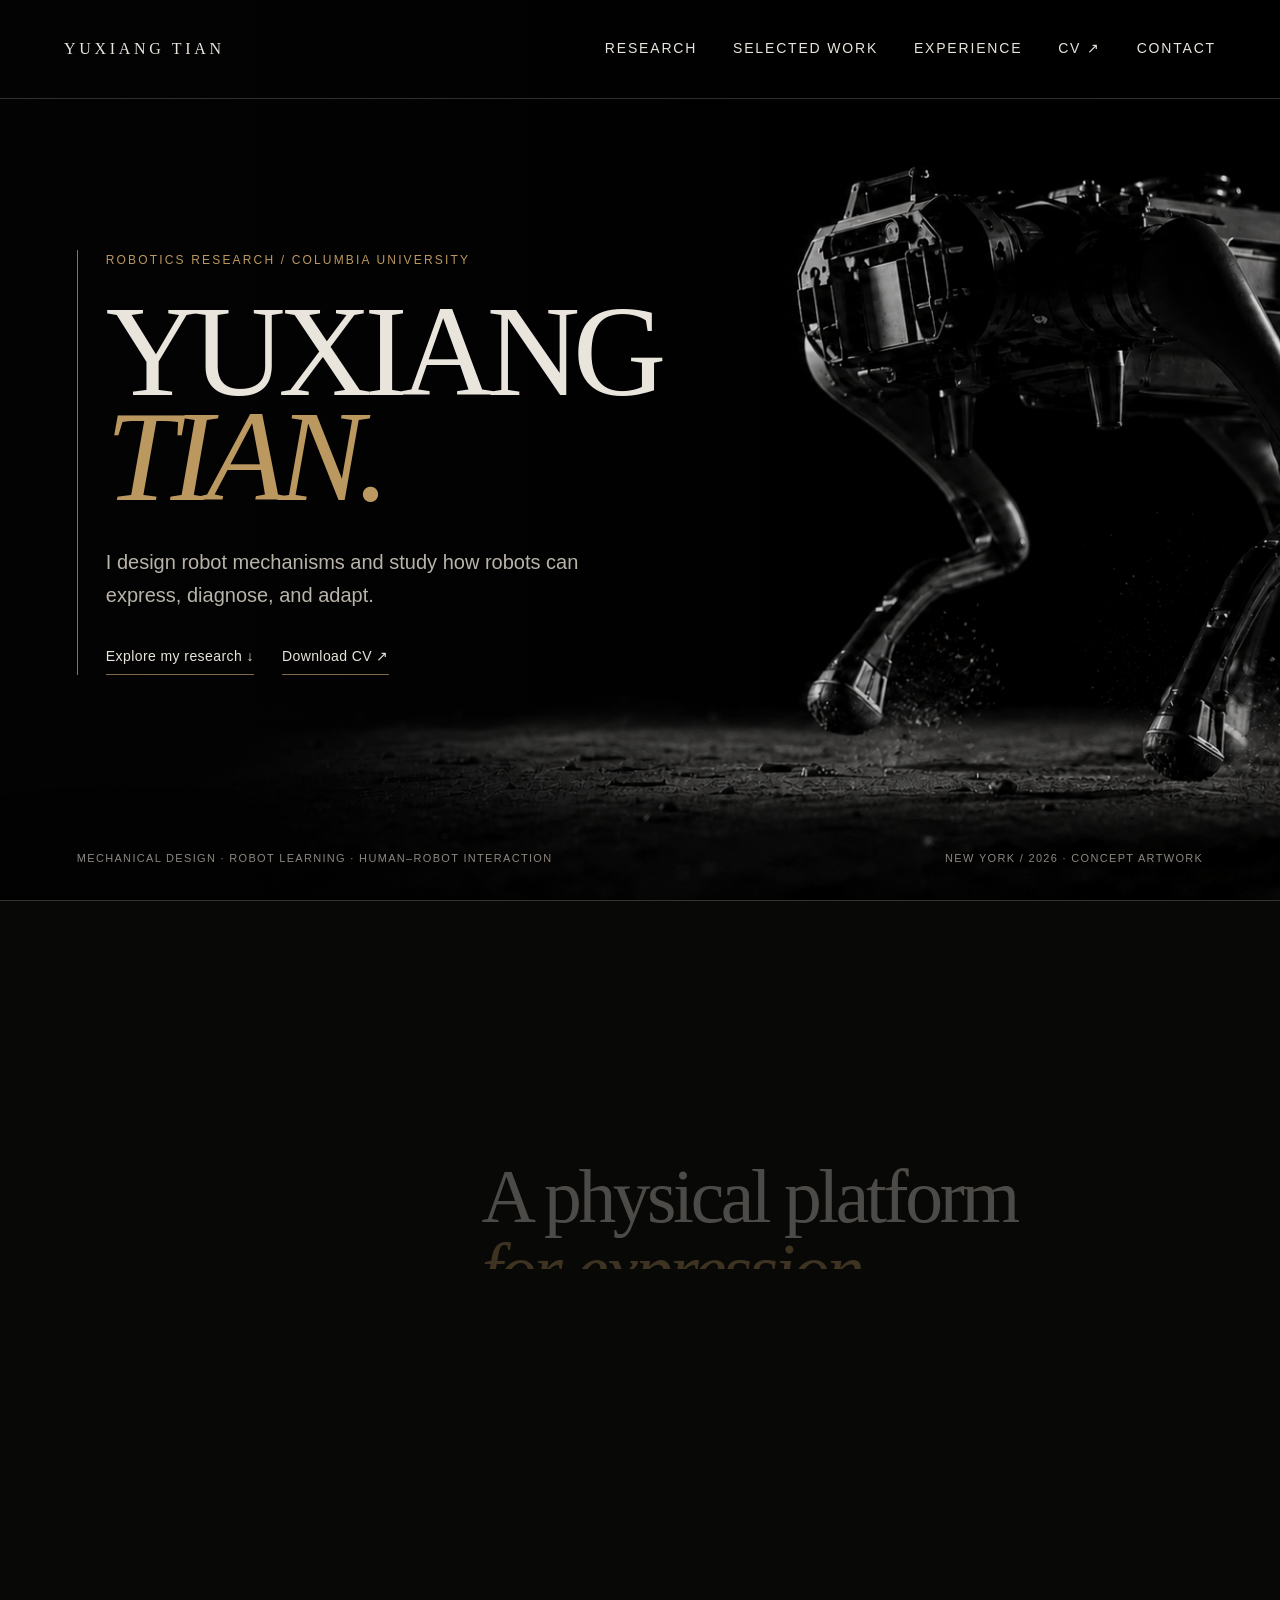
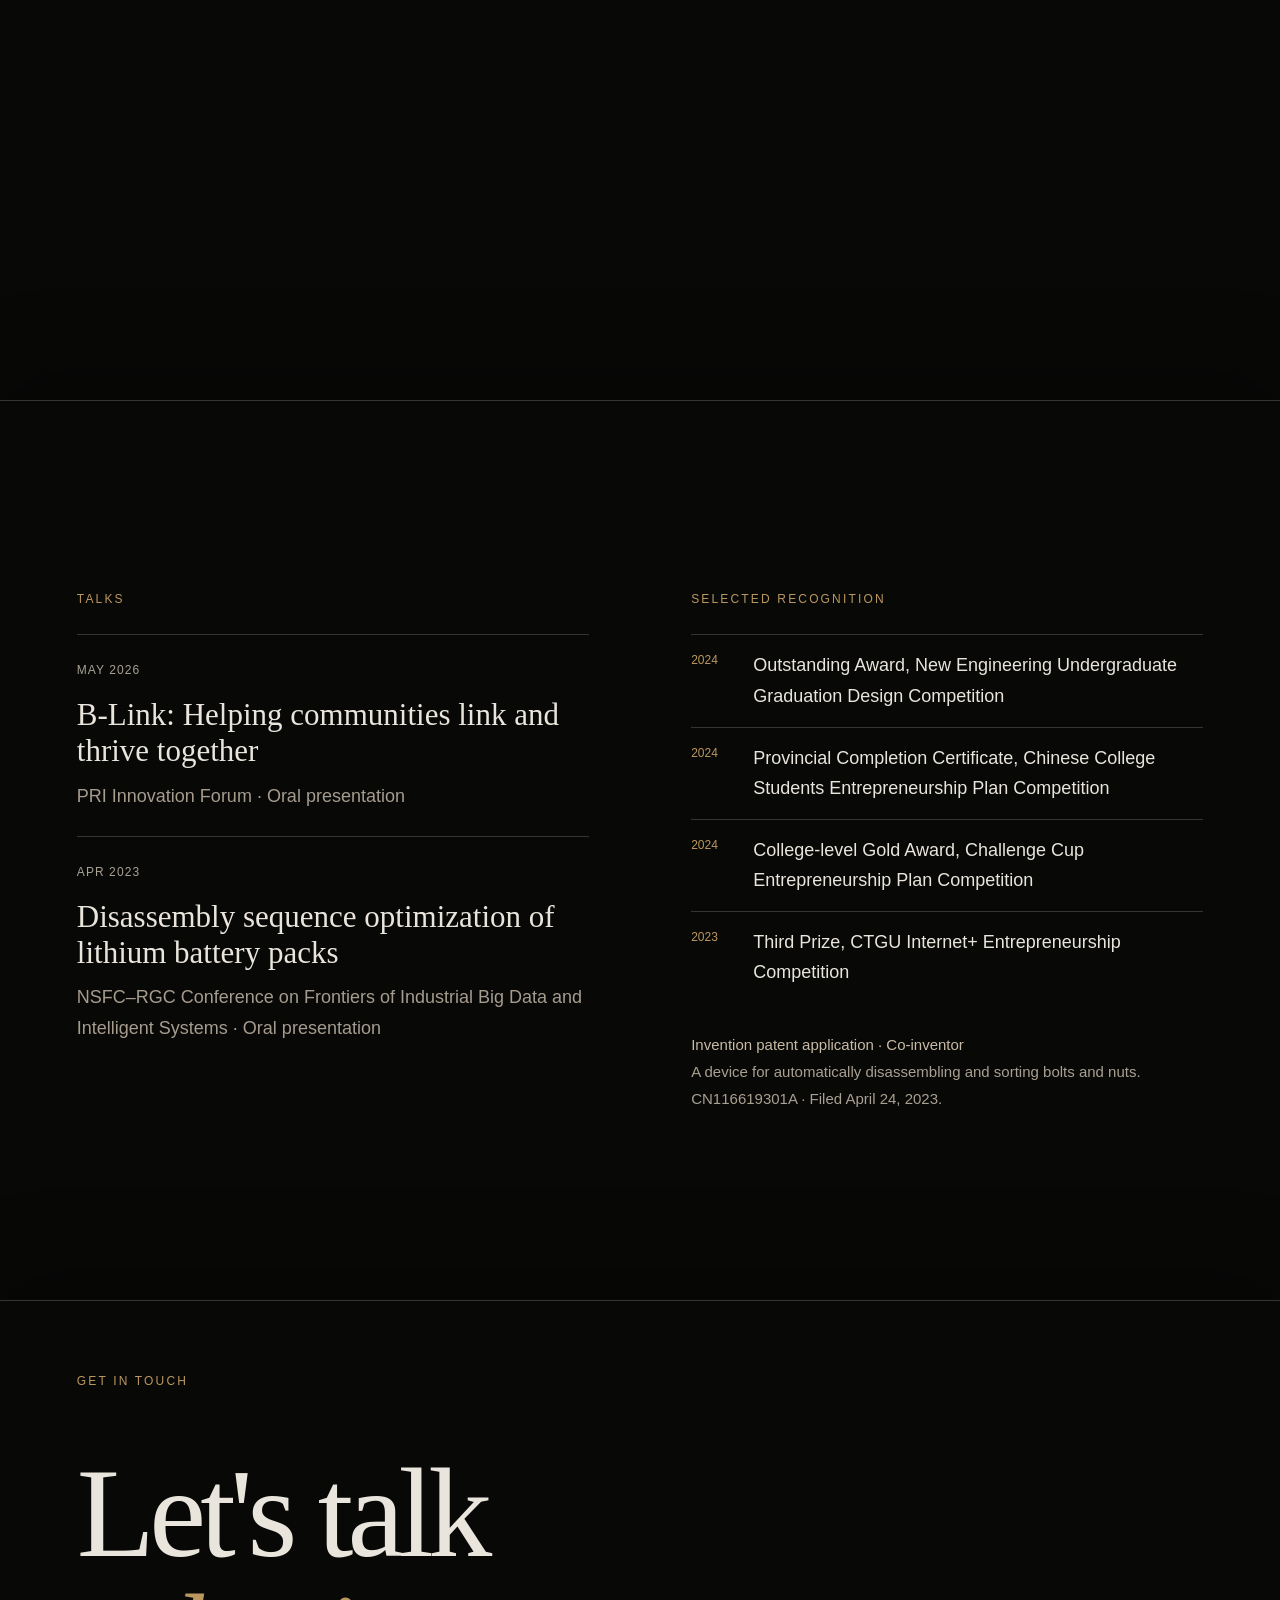
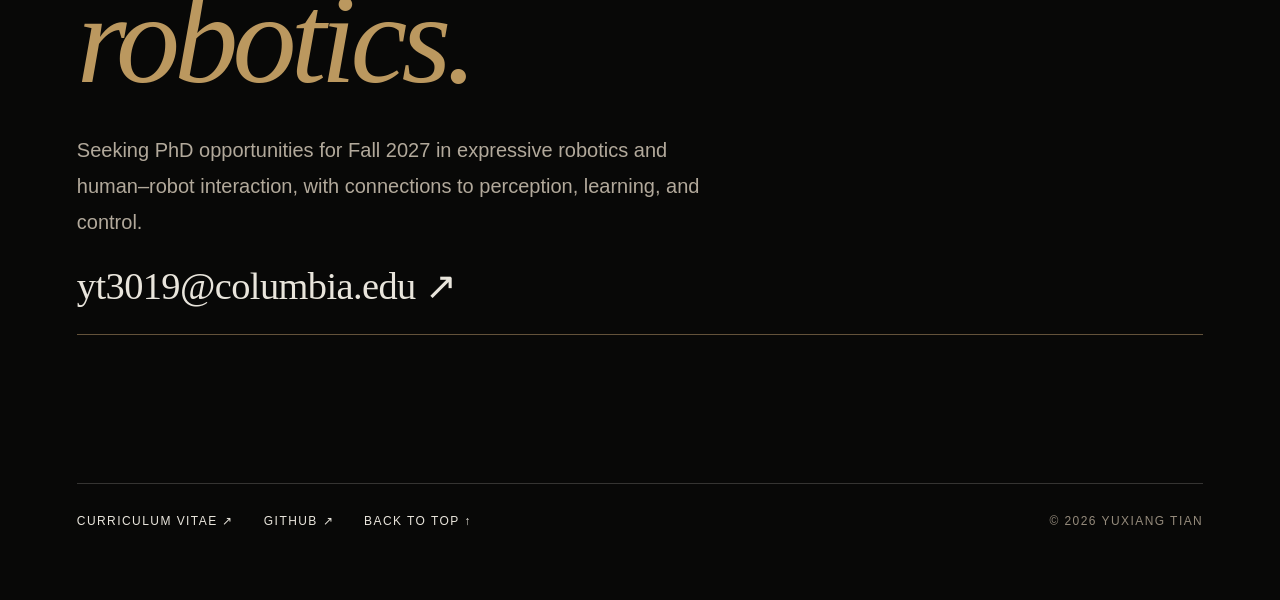
<file: index.html>
<!doctype html>
<html lang="en">
  <head>
    <meta charset="UTF-8" />
    <meta name="viewport" content="width=device-width, initial-scale=1.0" />
    <meta name="description" content="Yuxiang Tian is a robotics researcher and MS student at Columbia University, working on expressive robot heads, human–robot interaction, visual self-diagnosis, and adaptive control." />
    <meta property="og:title" content="Yuxiang Tian — Robotics Research" />
    <meta property="og:description" content="Expressive robot heads, human–robot interaction, and robots that diagnose and adapt. Research, publications, and CV." />
    <meta property="og:type" content="website" />
    <meta property="og:image" content="https://yuxiangtian-nb.github.io/hero-robot.png" />
    <meta property="og:url" content="https://yuxiangtian-nb.github.io/" />
    <link rel="canonical" href="https://yuxiangtian-nb.github.io/" />
    <meta name="theme-color" content="#080807" />
    <meta name="twitter:card" content="summary_large_image" />
    <link rel="icon" href="/favicon.svg" />
    <title>Yuxiang Tian — Robotics Research</title>
    <script type="module" crossorigin src="/index-CL-tDzOc.js"></script>
    <link rel="stylesheet" crossorigin href="/index-D4la4Vjf.css">
  </head>
  <body>
    <div id="root"><link rel="preload" as="image" href="/hero-robot.png" fetchPriority="high"/><a class="skip-link" href="#research">Skip to research</a><main class="site"><nav class="topbar" aria-label="Primary navigation"><a class="wordmark" href="#top">YUXIANG TIAN</a><div class="navlinks"><a href="#research">RESEARCH</a><a href="#publications">SELECTED WORK</a><a href="#experience">EXPERIENCE</a><a href="/Yuxiang_Tian_CV.pdf" target="_blank" rel="noopener noreferrer">CV ↗</a><a href="#contact">CONTACT</a></div></nav><section class="hero" id="top"><div class="hero-copy"><p class="eyebrow">ROBOTICS RESEARCH / COLUMBIA UNIVERSITY</p><h1>YUXIANG<br/><em>TIAN.</em></h1><p class="hero-intro">I design robot mechanisms and study how robots can express, diagnose, and adapt.</p><div class="hero-links"><a href="#publications">Explore my research ↓</a><a href="/Yuxiang_Tian_CV.pdf" target="_blank" rel="noopener noreferrer">Download CV ↗</a></div></div><div class="hero-image"><img src="/hero-robot.png" alt="AI-generated concept artwork of a quadruped robot in a dark studio." fetchPriority="high"/></div><div class="hero-meta"><span>MECHANICAL DESIGN · ROBOT LEARNING · HUMAN–ROBOT INTERACTION</span><span>NEW YORK / 2026 · CONCEPT ARTWORK</span></div></section><section class="research-intro section-pad" id="research"><p class="section-label">RESEARCH DIRECTION</p><div><h2>A physical platform<br/><em>for expression.</em></h2><p class="intro-lead">I want to build a precise, expressive robot head and study how its movements communicate with people.</p><p class="intro-body">I am an MS student at Columbia, working with Hod Lipson and Qiao Lin. My focus is emotional expression and human–robot interaction, supported by mechanism design, visual perception, and control.</p></div></section><section class="publication-index section-pad" id="publications"><div class="publication-heading"><div><p class="section-label">FIVE REPRESENTATIVE STUDIES</p><h2>Selected<br/><em>research.</em></h2></div><p>Five studies in expression, diagnosis, recovery, and design. Open one to explore the collection.<br/><a class="complete-cv-link" href="/Yuxiang_Tian_CV.pdf" target="_blank" rel="noopener noreferrer">Full publication list in my CV ↗</a></p></div><div class="publication-list"><article class="publication-row"><div class="publication-year"><span>2026</span><span class="status ">Research in progress</span></div><div class="publication-copy"><button aria-label="Read research note: An 81-Servo Robot Head for Emotional Expression and Human–Robot Interaction">An expressive robot head<span aria-hidden="true"> ↗</span></button><p class="authors"><strong>Yuxiang Tian</strong></p><p class="publication-venue">Creative Machines Lab, Columbia University · Advisor: Hod Lipson</p><a class="simulation-preview-link" href="/robot-head.html">Watch mechanism &amp; skin simulations ↗</a></div><span class="publication-kind">Design &amp; sensing</span></article><article class="publication-row"><div class="publication-year"><span>2026</span><span class="status ">Research in progress</span></div><div class="publication-copy"><button aria-label="Read research note: Diagnosing Robot-Arm Faults from Wrist-Camera RGB and Optical Flow">Seeing faults from the wrist<span aria-hidden="true"> ↗</span></button><p class="authors"><strong>Yuxiang Tian</strong></p><p class="publication-venue">Creative Machines Lab, Columbia University · Advisor: Hod Lipson</p></div><span class="publication-kind">Perception &amp; learning</span></article><article class="publication-row"><div class="publication-year"><span>2027</span><span class="status ">Under review</span></div><div class="publication-copy"><button aria-label="Read research note: Learning Recoverability-Aware, Response-Conditioned Probes for Robot Self-Diagnosis">Learning how to diagnose a robot<span aria-hidden="true"> ↗</span></button><p class="authors"><strong>Yuxiang Tian</strong>, Yucheng Yang, and Ding Ma</p><p class="publication-venue">IEEE International Conference on Robotics and Automation (ICRA 2027)</p></div><span class="publication-kind">Diagnosis &amp; control</span></article><article class="publication-row"><div class="publication-year"><span>2026</span><span class="status ">Under review after revision</span></div><div class="publication-copy"><button aria-label="Read research note: Active Self-Diagnosis and Diagnosis-Gated Heterogeneous Recovery for Quadruped Locomotion under Actuator Faults">Recovery after an actuator fault<span aria-hidden="true"> ↗</span></button><p class="authors"><strong>Yuxiang Tian</strong></p><p class="publication-venue">Engineering Applications of Artificial Intelligence</p></div><span class="publication-kind">Diagnosis &amp; control</span></article><article class="publication-row"><div class="publication-year"><span>2026</span><span class="status status-published">Published</span></div><div class="publication-copy"><button aria-label="Read research note: Locally Optimal Aerodynamic Shape Design for Stratospheric Airships: A GA-Driven MDO Framework with CAD/CFD Validation">Shaping a stratospheric airship<span aria-hidden="true"> ↗</span></button><p class="authors"><strong>Yuxiang Tian</strong></p><p class="publication-venue">Aerospace Science and Technology 168, 110965</p></div><a class="doi-link" href="https://doi.org/10.1016/j.ast.2025.110965" target="_blank" rel="noopener noreferrer" aria-label="Published paper: Locally Optimal Aerodynamic Shape Design for Stratospheric Airships: A GA-Driven MDO Framework with CAD/CFD Validation">PAPER ↗</a></article></div></section><section class="experience-index section-pad" id="experience"><div class="section-heading"><p class="section-label">EXPERIENCE &amp; EDUCATION</p><h2>Research,<br/><em>in practice.</em></h2></div><div class="ra-grid"><article class="ra-card"><time>MAR 2026–PRESENT</time><h3>Creative Machines<br/>Laboratory</h3><p class="experience-place">Research Assistant · Columbia University<br/>Advisor: Hod Lipson</p><p>Expressive robot-head design and camera-based fault diagnosis, from detailed CAD to simulation and experiment design.</p></article><article class="ra-card"><time>MAR 2026–PRESENT</time><h3>BioMEMS<br/>Laboratory</h3><p class="experience-place">Research Assistant · Columbia University<br/>Advisor: Qiao Lin</p><p>Closed-loop fluid dispensing and aptameric nanosensors. Electrical readout analysis, molecular modeling, and guidance for two undergraduate researchers.</p></article></div><div class="education-grid"><article><p class="section-label">JAN 2026–EXPECTED JUN 2027</p><h3>Columbia University</h3><p>MS, Mechanical Engineering · GPA 4.247</p><p class="subtle">Graduate Design · Kinematics of Machines and Robots · Advanced Machine Dynamics · Human-Centered Design &amp; Innovation</p></article><article><p class="section-label">GRADUATED 2024</p><h3>China Three Gorges University</h3><p>BEng, Mechanical Design, Manufacturing and Automation</p><p class="subtle">After graduating, I carried out independent airship research in Hohhot before beginning my master&#x27;s degree at Columbia.</p></article></div><details class="supporting-practice"><summary>Teaching, engineering &amp; service <span>+</span></summary><article class="experience-record"><time>FALL 2026</time><div><h4>Teaching Assistant</h4><p class="experience-place">Columbia University · MECE4213E</p><p>Lab-on-a-Chip and Microrobotic Devices. Laboratory instruction, grading, and project guidance.</p></div></article><article class="experience-record"><time>MAY 2026–PRESENT</time><div><h4>Student Casual – Admin</h4><p class="experience-place">Columbia Makerspace</p><p>Led the AI-assisted design and integration of a dual-camera people-counting prototype on NVIDIA Jetson Orin Nano, with live area counts and 15-minute CSV logs. Camera configuration changes raised preview speed from about 6 to 17–19 FPS; counting accuracy has not yet been systematically evaluated.</p></div></article><article class="experience-record"><time>JUL 2024–DEC 2025</time><div><h4>Independent Researcher</h4><p class="experience-place">Hohhot, China</p><p>Developed the airship design and CAD/CFD optimization study subsequently published in Aerospace Science and Technology.</p></div></article><article class="experience-record"><time>AUG–SEP 2025</time><div><h4>Peer Reviewer</h4><p class="experience-place">Advances in Space Research</p><p>Reviewed research methodology, data validity, and technical presentation.</p></div></article><article class="experience-record"><time>SUMMERS 2021 &amp; 2022</time><div><h4>Technical Assistant</h4><p class="experience-place">DHC Software Co., Ltd. · Hohhot</p><p>Designed steel supports for LED displays and monitoring equipment, checked strength and stiffness, and assisted with site delivery.</p></div></article><div class="skills-line"><p class="section-label">TOOLS I WORK WITH</p><p>SolidWorks · ANSYS Fluent / Workbench · MuJoCo · Python · MATLAB · PyTorch · NVIDIA DeepStream · TensorRT · STK</p></div></details></section><section class="recognition section-pad" id="talks"><div><p class="section-label">TALKS</p><article><time>MAY 2026</time><h3>B-Link: Helping communities link and thrive together</h3><p>PRI Innovation Forum · Oral presentation</p></article><article><time>APR 2023</time><h3>Disassembly sequence optimization of lithium battery packs</h3><p>NSFC–RGC Conference on Frontiers of Industrial Big Data and Intelligent Systems · Oral presentation</p></article></div><div><p class="section-label">SELECTED RECOGNITION</p><ul><li><span>2024</span>Outstanding Award, New Engineering Undergraduate Graduation Design Competition</li><li><span>2024</span>Provincial Completion Certificate, Chinese College Students Entrepreneurship Plan Competition</li><li><span>2024</span>College-level Gold Award, Challenge Cup Entrepreneurship Plan Competition</li><li><span>2023</span>Third Prize, CTGU Internet+ Entrepreneurship Competition</li></ul><p class="patent"><strong>Invention patent application · Co-inventor</strong><br/>A device for automatically disassembling and sorting bolts and nuts.<br/>CN116619301A · Filed April 24, 2023.</p></div></section><footer class="footer section-pad" id="contact"><p class="section-label">GET IN TOUCH</p><h2>Let&#x27;s talk<br/><em>robotics.</em></h2><p class="contact-copy">Seeking PhD opportunities for Fall 2027 in expressive robotics and human–robot interaction, with connections to perception, learning, and control.</p><a class="contact-email" href="mailto:yt3019@columbia.edu">yt3019@columbia.edu ↗</a><div class="footer-links"><a href="/Yuxiang_Tian_CV.pdf" target="_blank" rel="noopener noreferrer">CURRICULUM VITAE ↗</a><a href="https://github.com/YuxiangTian-NB" target="_blank" rel="noopener noreferrer">GITHUB ↗</a><a href="#top">BACK TO TOP ↑</a><span>© 2026 YUXIANG TIAN</span></div></footer></main></div>
  </body>
</html>
</file>
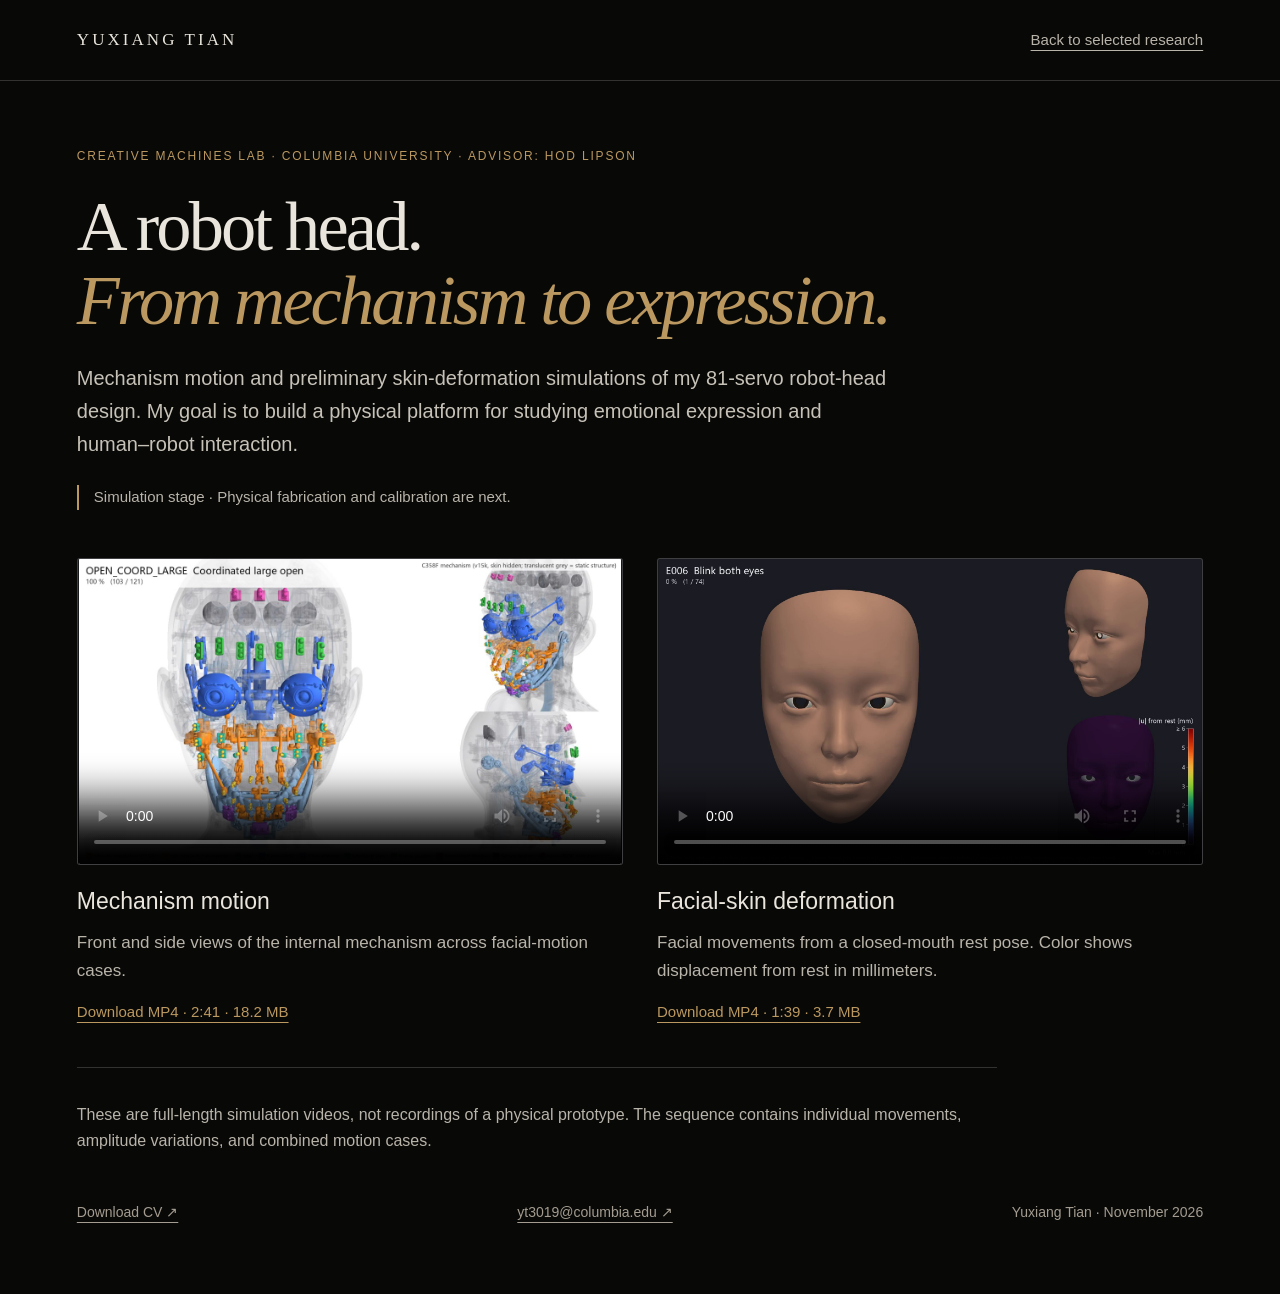
<file: robot-head.html>
<!doctype html>
<html lang="en">
<head>
  <meta charset="utf-8">
  <meta name="viewport" content="width=device-width, initial-scale=1">
  <title>Robot Head Simulations | Yuxiang Tian</title>
  <meta name="description" content="Mechanism motion and preliminary facial-skin finite-element simulations of Yuxiang Tian's 81-servo robot-head design at Columbia University's Creative Machines Lab.">
  <link rel="canonical" href="https://yuxiangtian-nb.github.io/robot-head.html">
  <link rel="icon" href="/favicon.svg" type="image/svg+xml">
  <style>
    :root { color-scheme:dark; --ink:#080807; --bone:#e9e5dc; --brass:#bb985f; --line:#e9e5dc30; }
    * { box-sizing:border-box; }
    body { margin:0; background:var(--ink); color:var(--bone); font:18px/1.65 Arial,Helvetica,sans-serif; }
    a { color:inherit; text-underline-offset:5px; }
    a:focus-visible,video:focus-visible { outline:2px solid var(--brass); outline-offset:6px; }
    .topbar { display:flex; justify-content:space-between; align-items:center; gap:24px; padding:26px max(6vw,24px); border-bottom:1px solid var(--line); }
    .wordmark { font-family:Georgia,serif; letter-spacing:.18em; font-size:17px; text-decoration:none; }
    .back { color:#b9b4aa; font-size:15px; }
    main { max-width:1500px; padding:66px max(6vw,24px) 70px; margin:auto; }
    .eyebrow { color:var(--brass); font-size:12px; letter-spacing:.15em; text-transform:uppercase; margin:0 0 22px; }
    h1 { margin:0 0 24px; font:400 clamp(42px,5.5vw,76px)/1.06 Georgia,'Times New Roman',serif; letter-spacing:-.04em; }
    h1 em { color:var(--brass); font-weight:400; }
    .intro { max-width:820px; margin:0; color:#c7c2b8; font-size:20px; }
    .status { display:inline-block; margin:24px 0 0; color:#b9b4aa; font-size:15px; border-left:2px solid var(--brass); padding-left:15px; }
    .videos { display:grid; grid-template-columns:repeat(2,minmax(0,1fr)); gap:34px; margin-top:46px; }
    .video-card { min-width:0; }
    video { display:block; width:100%; aspect-ratio:16/9; background:#17191c; border:1px solid var(--line); border-radius:3px; }
    h2 { font-size:23px; font-weight:400; margin:18px 0 8px; }
    .caption { color:#b9b4aa; font-size:17px; margin:0 0 12px; }
    .download { color:var(--brass); font-size:15px; }
    .context { color:#b9b4aa; max-width:920px; padding-top:34px; margin-top:40px; border-top:1px solid var(--line); font-size:16px; }
    footer { display:flex; flex-wrap:wrap; gap:20px; justify-content:space-between; padding-top:30px; color:#a49c90; font-size:14px; }
    @media(max-width:900px) { .videos { grid-template-columns:1fr; gap:36px; } main { padding-top:42px; } .intro { font-size:18px; } }
    @media(max-width:480px) { .topbar { align-items:flex-start; } .back { font-size:13px; } .wordmark { font-size:14px; } h1 { font-size:43px; } }
  </style>
</head>
<body>
  <nav class="topbar" aria-label="Navigation"><a class="wordmark" href="/">YUXIANG TIAN</a><a class="back" href="/#publications">Back to selected research</a></nav>
  <main>
    <header>
      <p class="eyebrow">Creative Machines Lab · Columbia University · Advisor: Hod Lipson</p>
      <h1>A robot head.<br><em>From mechanism to expression.</em></h1>
      <p class="intro">Mechanism motion and preliminary skin-deformation simulations of my 81-servo robot-head design. My goal is to build a physical platform for studying emotional expression and human–robot interaction.</p>
      <p class="status">Simulation stage · Physical fabrication and calibration are next.</p>
    </header>
    <section class="videos" aria-label="Robot-head simulation videos">
      <article class="video-card" id="mechanism">
        <video controls playsinline preload="metadata" poster="/videos/mechanism-preview.jpg" aria-label="Robot-head mechanism motion simulation">
          <source src="/videos/mechanism-simulation.mp4" type="video/mp4">
          Your browser does not support embedded video. <a href="/videos/mechanism-simulation.mp4">Download the mechanism video.</a>
        </video>
        <h2>Mechanism motion</h2>
        <p class="caption">Front and side views of the internal mechanism across facial-motion cases.</p>
        <a class="download" href="/videos/mechanism-simulation.mp4" download>Download MP4 · 2:41 · 18.2 MB</a>
      </article>
      <article class="video-card" id="skin">
        <video controls playsinline preload="metadata" poster="/videos/skin-preview.jpg?v=20261105-v36" aria-label="Preliminary facial-skin finite-element simulation">
          <source src="/videos/skin-fem-simulation.mp4?v=20261105-v36" type="video/mp4">
          Your browser does not support embedded video. <a href="/videos/skin-fem-simulation.mp4?v=20261105-v36">Download the skin-simulation video.</a>
        </video>
        <h2>Facial-skin deformation</h2>
        <p class="caption">Facial movements from a closed-mouth rest pose. Color shows displacement from rest in millimeters.</p>
        <a class="download" href="/videos/skin-fem-simulation.mp4?v=20261105-v36" download>Download MP4 · 1:39 · 3.7 MB</a>
      </article>
    </section>
    <p class="context">These are full-length simulation videos, not recordings of a physical prototype. The sequence contains individual movements, amplitude variations, and combined motion cases.</p>
    <footer><a href="/Yuxiang_Tian_CV.pdf" target="_blank" rel="noopener noreferrer">Download CV ↗</a><a href="mailto:yt3019@columbia.edu">yt3019@columbia.edu ↗</a><span>Yuxiang Tian · November 2026</span></footer>
  </main>
</body>
</html>
</file>
<file: index-D4la4Vjf.css>
/*! tailwindcss v4.2.1 | MIT License | https://tailwindcss.com */
@layer properties{@supports (((-webkit-hyphens:none)) and (not (margin-trim:inline))) or ((-moz-orient:inline) and (not (color:rgb(from red r g b)))){*,:before,:after,::backdrop{--tw-blur:initial;--tw-brightness:initial;--tw-contrast:initial;--tw-grayscale:initial;--tw-hue-rotate:initial;--tw-invert:initial;--tw-opacity:initial;--tw-saturate:initial;--tw-sepia:initial;--tw-drop-shadow:initial;--tw-drop-shadow-color:initial;--tw-drop-shadow-alpha:100%;--tw-drop-shadow-size:initial}}}@layer theme{:root,:host{--font-sans:ui-sans-serif, system-ui, sans-serif, "Apple Color Emoji", "Segoe UI Emoji", "Segoe UI Symbol", "Noto Color Emoji";--font-mono:ui-monospace, SFMono-Regular, Menlo, Monaco, Consolas, "Liberation Mono", "Courier New", monospace;--spacing:.25rem;--default-font-family:var(--font-sans);--default-mono-font-family:var(--font-mono)}}@layer base{*,:after,:before,::backdrop{box-sizing:border-box;border:0 solid;margin:0;padding:0}::file-selector-button{box-sizing:border-box;border:0 solid;margin:0;padding:0}html,:host{-webkit-text-size-adjust:100%;tab-size:4;line-height:1.5;font-family:var(--default-font-family,ui-sans-serif, system-ui, sans-serif, "Apple Color Emoji", "Segoe UI Emoji", "Segoe UI Symbol", "Noto Color Emoji");font-feature-settings:var(--default-font-feature-settings,normal);font-variation-settings:var(--default-font-variation-settings,normal);-webkit-tap-highlight-color:transparent}hr{height:0;color:inherit;border-top-width:1px}abbr:where([title]){-webkit-text-decoration:underline dotted;text-decoration:underline dotted}h1,h2,h3,h4,h5,h6{font-size:inherit;font-weight:inherit}a{color:inherit;-webkit-text-decoration:inherit;-webkit-text-decoration:inherit;-webkit-text-decoration:inherit;-webkit-text-decoration:inherit;text-decoration:inherit}b,strong{font-weight:bolder}code,kbd,samp,pre{font-family:var(--default-mono-font-family,ui-monospace, SFMono-Regular, Menlo, Monaco, Consolas, "Liberation Mono", "Courier New", monospace);font-feature-settings:var(--default-mono-font-feature-settings,normal);font-variation-settings:var(--default-mono-font-variation-settings,normal);font-size:1em}small{font-size:80%}sub,sup{vertical-align:baseline;font-size:75%;line-height:0;position:relative}sub{bottom:-.25em}sup{top:-.5em}table{text-indent:0;border-color:inherit;border-collapse:collapse}:-moz-focusring{outline:auto}progress{vertical-align:baseline}summary{display:list-item}ol,ul,menu{list-style:none}img,svg,video,canvas,audio,iframe,embed,object{vertical-align:middle;display:block}img,video{max-width:100%;height:auto}button,input,select,optgroup,textarea{font:inherit;font-feature-settings:inherit;font-variation-settings:inherit;letter-spacing:inherit;color:inherit;opacity:1;background-color:#0000;border-radius:0}::file-selector-button{font:inherit;font-feature-settings:inherit;font-variation-settings:inherit;letter-spacing:inherit;color:inherit;opacity:1;background-color:#0000;border-radius:0}:where(select:is([multiple],[size])) optgroup{font-weight:bolder}:where(select:is([multiple],[size])) optgroup option{padding-inline-start:20px}::file-selector-button{margin-inline-end:4px}::placeholder{opacity:1}@supports (not ((-webkit-appearance:-apple-pay-button))) or (contain-intrinsic-size:1px){::placeholder{color:currentColor}@supports (color:color-mix(in lab, red, red)){::placeholder{color:color-mix(in oklab, currentcolor 50%, transparent)}}}textarea{resize:vertical}::-webkit-search-decoration{-webkit-appearance:none}::-webkit-date-and-time-value{min-height:1lh;text-align:inherit}::-webkit-datetime-edit{display:inline-flex}::-webkit-datetime-edit-fields-wrapper{padding:0}::-webkit-datetime-edit{padding-block:0}::-webkit-datetime-edit-year-field{padding-block:0}::-webkit-datetime-edit-month-field{padding-block:0}::-webkit-datetime-edit-day-field{padding-block:0}::-webkit-datetime-edit-hour-field{padding-block:0}::-webkit-datetime-edit-minute-field{padding-block:0}::-webkit-datetime-edit-second-field{padding-block:0}::-webkit-datetime-edit-millisecond-field{padding-block:0}::-webkit-datetime-edit-meridiem-field{padding-block:0}::-webkit-calendar-picker-indicator{line-height:1}:-moz-ui-invalid{box-shadow:none}button,input:where([type=button],[type=reset],[type=submit]){appearance:button}::file-selector-button{appearance:button}::-webkit-inner-spin-button{height:auto}::-webkit-outer-spin-button{height:auto}[hidden]:where(:not([hidden=until-found])){display:none!important}}@layer components;@layer utilities{.visible{visibility:visible}.static{position:static}.start{inset-inline-start:var(--spacing)}.end{inset-inline-end:var(--spacing)}.flex{display:flex}.hidden{display:none}.resize{resize:both}.blur{--tw-blur:blur(8px);filter:var(--tw-blur,) var(--tw-brightness,) var(--tw-contrast,) var(--tw-grayscale,) var(--tw-hue-rotate,) var(--tw-invert,) var(--tw-saturate,) var(--tw-sepia,) var(--tw-drop-shadow,)}}:root{--ink:#080807;--bone:#e9e5dc;--paper:#e7dfd0;--brass:#bb985f;--line:#e9e5dc33;--serif:"Bodoni 72",Didot,Georgia,"Times New Roman",serif}*{box-sizing:border-box}html{scroll-behavior:smooth;background:var(--ink);scroll-padding-top:94px}body{background:var(--ink);color:var(--bone);-webkit-font-smoothing:antialiased;margin:0;font-family:Arial,Helvetica,sans-serif}.site{position:relative}a{color:inherit;text-decoration:none}button{font:inherit;color:inherit;cursor:pointer}img{max-width:100%;display:block}button,a{-webkit-tap-highlight-color:transparent}:focus-visible{outline:2px solid var(--brass);outline-offset:6px}::selection{background:var(--brass);color:var(--ink)}.skip-link{z-index:100;background:var(--paper);color:var(--ink);padding:14px;position:fixed;top:-100px;left:20px}.skip-link:focus{top:14px}.section-pad{padding:100px max(6vw,24px)}.section-label,.eyebrow,.paper-kicker,.project-tag{letter-spacing:.18em;color:var(--brass);font-size:10px;font-weight:400;line-height:1.7}h1,h2,h3,h4,p,figure{margin-top:0}h1,h2,h3,h4{font-weight:400}h2{font-family:var(--serif);letter-spacing:-.045em;font-size:clamp(46px,5.9vw,92px);line-height:.98}h2 em{color:var(--brass);font-weight:400}.topbar{z-index:20;border-bottom:1px solid var(--line);justify-content:space-between;align-items:center;width:100%;padding:30px 5vw;display:flex;position:absolute;top:0}.wordmark{font-family:var(--serif);letter-spacing:.23em;font-size:16px}.navlinks{letter-spacing:.13em;gap:clamp(16px,2.8vw,48px);font-size:10px;display:flex}.navlinks a{border-bottom:1px solid #0000;padding:8px 0;transition:border-color .2s}.navlinks a:hover{border-color:var(--brass)}.hero{background:#080807;grid-template-columns:1fr 1fr;align-items:center;gap:6vw;min-height:100svh;padding:150px 6vw 125px;display:grid;position:relative}.hero-copy{min-width:0}.hero h1{font-family:var(--serif);letter-spacing:-.055em;margin:30px 0;font-size:clamp(80px,10.1vw,160px);line-height:.81}.hero h1 em{color:var(--brass);font-weight:400}.hero-intro{color:#b9b4aa;max-width:370px;margin:36px 0 27px;font-size:16px;line-height:1.65}.hero-links{letter-spacing:.03em;flex-wrap:wrap;gap:28px;font-size:11px;display:flex}.hero-links a{border-bottom:1px solid #7e6a49;padding:7px 0}.hero-figure{max-width:740px;margin:0}.hero-figure>img{background:#eef0f3;border:1px solid #3a3a37;width:100%;height:auto}.hero-figure figcaption{border-top:1px solid var(--line);color:#a7a297;letter-spacing:.08em;gap:8px;margin-top:20px;padding-top:18px;font-size:10px;display:grid}.hero-figure figcaption strong{font-family:var(--serif);color:var(--bone);letter-spacing:0;font-size:25px;font-weight:400}.hero-figure figcaption span:first-child{color:var(--brass);letter-spacing:.2em;font-size:9px}.hero-meta{color:#9c978e;letter-spacing:.12em;justify-content:space-between;gap:30px;font-size:9px;line-height:1.7;display:flex;position:absolute;bottom:32px;left:6vw;right:6vw}.hero{isolation:isolate;display:flex;overflow:hidden}.hero-copy{z-index:2;width:53%;position:relative}.hero-image{z-index:-1;background:#030303;position:absolute;inset:0}.hero-image img{object-fit:cover;object-position:72% center;opacity:.92;width:100%;height:100%}.hero-image:after{content:"";background:linear-gradient(90deg,#030303 0%,#030303c9 26%,#03030319 63%,#0000);position:absolute;inset:0}.hero-meta{z-index:2}.complete-cv-link{color:#51412a;border-bottom:1px solid #a28a61;margin-top:20px;display:inline-block}.research-intro{border-top:1px solid var(--line);grid-template-columns:1fr 2.2fr;gap:6vw;display:grid}.research-intro h2{margin-bottom:42px}.intro-lead{max-width:850px;font-family:var(--serif);letter-spacing:-.02em;font-size:clamp(24px,2.6vw,38px);line-height:1.28}.intro-body{color:#aaa59b;max-width:740px;margin-top:30px;font-size:15px;line-height:1.85}.selected-research{border-top:1px solid var(--line);background:#11110f}.section-heading{grid-template-columns:1fr 2.2fr;align-items:start;gap:6vw;margin-bottom:70px;display:grid}.section-heading h2{margin:0}.head-study{border-top:1px solid var(--line);grid-template-columns:1fr 1fr;gap:7vw;padding:48px 0 64px;display:grid}.head-study h3{font-family:var(--serif);letter-spacing:-.025em;margin:22px 0;font-size:clamp(32px,3.5vw,52px);line-height:1.05}.project-status{color:var(--brass);max-width:350px;font-size:12px;line-height:1.6}.head-study-copy p,.project-card>p{color:#b8b2a7;font-size:15px;line-height:1.8}.head-study-copy p+p{margin-top:20px}.text-link{color:var(--brass);text-align:left;background:0 0;border:0;border-bottom:1px solid #88734e;padding:9px 0;font-size:12px;transition:color .2s;display:inline-block}.text-link:hover{color:var(--bone)}.project-grid{grid-template-columns:1fr 1fr;gap:5vw;display:grid}.project-card{border-top:1px solid var(--line);padding-top:30px}.project-card figure{margin:0 0 32px}.project-card figure>a{background:#f7f7f5;justify-content:center;align-items:center;height:340px;display:flex}.project-card img{object-fit:contain;width:100%;height:100%;max-height:100%}.project-card figcaption{color:#9d988e;padding-top:12px;font-size:11px;line-height:1.5}.project-card h3{font-family:var(--serif);letter-spacing:-.02em;margin:18px 0;font-size:clamp(29px,3vw,46px);line-height:1.06}.project-card>.project-tag{color:var(--brass);font-size:9px}.project-card>.project-note{color:#9d978c;font-size:12px}.research-bridge{border-top:1px solid var(--line);grid-template-columns:.7fr 1.6fr 1fr;align-items:center;gap:4vw;margin-top:70px;padding-top:36px;display:grid}.research-bridge>p:nth-child(2){font-family:var(--serif);margin-bottom:0;font-size:26px;line-height:1.25}.research-bridge .text-link{justify-self:end}.publication-index{color:#191711;background:var(--paper)}.publication-heading{justify-content:space-between;align-items:end;gap:5vw;margin-bottom:60px;display:flex}.publication-heading h2{margin:20px 0 0}.publication-heading h2 em{color:#846a3e}.publication-heading>p{color:#615a4f;max-width:320px;font-size:13px;line-height:1.8}.publication-heading>p span{margin-top:16px;font-size:11px;display:block}.publication-index .section-label{color:#76603b}.publication-filters{border-bottom:1px solid #b4aa96;flex-wrap:wrap;gap:24px;display:flex}.publication-filters button{color:#6b6256;background:0 0;border:0;border-bottom:2px solid #0000;padding:13px 0;font-size:12px}.publication-filters button[aria-pressed=true]{color:#1a1915;border-bottom-color:#1a1915}.publication-filters button:hover{color:#17140e}.work-count{text-transform:uppercase;letter-spacing:.13em;color:#746b5d;margin:22px 0 12px;font-size:10px}.publication-row{border-top:1px solid #b8af9d;grid-template-columns:150px 1fr 130px;align-items:start;gap:32px;padding:28px 0;display:grid}.publication-year{color:#685e4e;flex-direction:column;gap:13px;padding-top:3px;font-size:12px;display:flex}.status{color:#7d6038;font-size:10px;line-height:1.55}.publication-copy button{text-align:left;font-family:var(--serif);letter-spacing:-.015em;background:0 0;border:0;padding:0;font-size:clamp(22px,1.9vw,30px);line-height:1.14}.publication-copy button span{color:#8d7043;white-space:nowrap;font-family:Arial,sans-serif;font-size:19px}.publication-copy button:hover{color:#78603a}.authors{color:#696052;margin:11px 0 5px;font-size:12px;line-height:1.6}.authors strong{color:#332b20;font-weight:600}.publication-venue{color:#746b5e;margin:0;font-size:12px;line-height:1.55}.publication-kind,.doi-link{text-align:right;color:#756750;padding-top:6px;font-size:10px;line-height:1.7}.doi-link{color:#302a20;letter-spacing:.1em}.experience-index{background:#11100e}.ra-grid{border-block:1px solid var(--line);grid-template-columns:1fr 1fr;display:grid}.ra-card{padding:40px 5vw 40px 0}.ra-card+.ra-card{border-left:1px solid var(--line);padding-left:5vw;padding-right:0}time{color:#a8a194;letter-spacing:.09em;font-size:10px;line-height:1.6}.ra-card h3{font-family:var(--serif);letter-spacing:-.03em;margin:20px 0;font-size:clamp(30px,3vw,48px);line-height:1.05}.ra-card p{color:#b6afa3;max-width:600px;font-size:14px;line-height:1.8}.ra-card .experience-place{color:#d2c8b5;font-size:12px;line-height:1.8}.education-grid{grid-template-columns:1fr 1fr;gap:5vw;padding:60px 0;display:grid}.education-grid h3{font-family:var(--serif);margin:18px 0 14px;font-size:30px;line-height:1.12}.education-grid p{font-size:13px;line-height:1.7}.education-grid .section-label{font-size:9px}.education-grid .subtle{color:#a39c90;max-width:500px}.supporting-practice{border-top:1px solid var(--line);padding-top:36px}.supporting-practice>h3{font-family:var(--serif);margin:0 0 36px;font-size:34px}.experience-record{border-top:1px solid var(--line);grid-template-columns:200px 1fr;gap:4vw;padding:22px 0;display:grid}.experience-record h4{font-family:var(--serif);margin:0 0 8px;font-size:24px}.experience-record p{color:#a8a194;max-width:850px;margin:8px 0 0;font-size:13px;line-height:1.8}.experience-record .experience-place{color:#c8bdab;font-size:11px}.skills-line{border-top:1px solid var(--line);grid-template-columns:200px 1fr;gap:4vw;margin-top:30px;padding-top:35px;display:grid}.skills-line>p:last-child{color:#b0a798;font-size:13px;line-height:1.8}.recognition{border-top:1px solid var(--line);grid-template-columns:1fr 1fr;gap:8vw;display:grid}.recognition article{border-top:1px solid var(--line);margin-top:25px;padding-top:22px}.recognition h3{font-family:var(--serif);margin:16px 0 12px;font-size:26px;line-height:1.15}.recognition article p{color:#a59c8e;font-size:12px;line-height:1.7}.recognition ul{margin:25px 0 28px;padding:0;list-style:none}.recognition li{border-top:1px solid var(--line);grid-template-columns:42px 1fr;gap:20px;padding:15px 0;font-size:13px;line-height:1.7;display:grid}.recognition li span{color:var(--brass);font-size:10px}.patent{color:#a9a092;font-size:12px;line-height:1.8}.patent strong{color:#c7baa6;font-weight:400}.footer{border-top:1px solid var(--line);padding-bottom:40px}.footer h2{margin:60px 0 30px;font-size:clamp(70px,10vw,150px)}.contact-copy{color:#b2a99b;max-width:580px;font-size:15px;line-height:1.8}.contact-email{font-family:var(--serif);letter-spacing:-.015em;border-bottom:1px solid #63523a;margin-bottom:80px;padding:18px 0;font-size:clamp(22px,3vw,40px);display:inline-block}.footer-links{border-top:1px solid var(--line);letter-spacing:.12em;flex-wrap:wrap;gap:30px;padding-top:28px;font-size:9px;display:flex}.footer-links span{color:#958b7c;margin-left:auto}.book-stage{z-index:50;-webkit-backdrop-filter:blur(12px);backdrop-filter:blur(12px);perspective:2200px;background:#000c;place-items:center;animation:.22s ease-out both stage-in;display:grid;position:fixed;inset:0}@keyframes stage-in{0%{opacity:0}to{opacity:1}}.book-close{height:44px;color:var(--bone);letter-spacing:.15em;background:0 0;border:0;align-items:center;gap:18px;font-size:10px;display:flex;position:absolute;top:14px;right:4vw}.book-close span{font-size:27px;line-height:1}.book{perspective:6000px;perspective-origin:50%;width:min(91vw,1450px);height:min(76svh,850px);max-height:calc(100svh - 180px);transform-style:preserve-3d;touch-action:pan-y;--turn-duration:.9s;--turn-ease:cubic-bezier(.42,.04,.24,1);margin-top:-32px;animation:.4s cubic-bezier(.2,.75,.2,1) both book-in;position:relative;box-shadow:0 32px 70px #0009}.book:before{content:"";background:#493620;border:1px solid #725a36;border-radius:3px;position:absolute;inset:-3px -6px -9px;transform:translateZ(-3px)}.book:after{content:"";z-index:4;pointer-events:none;background:linear-gradient(90deg,#0000,#3b27131a 42%,#3b271330 50%,#fff1cf12 57%,#0000);width:1.2%;position:absolute;inset:0 auto 0 49.4%}@keyframes book-in{0%{opacity:0;transform:translateY(30px)rotateX(4deg)scale(.97)}to{opacity:1;transform:none}}.spread-layer{transform-style:preserve-3d;position:absolute;inset:0}.spread-current{z-index:3}.spread-underlay{z-index:2}.spread-incoming{display:none}.book-spread{grid-template-columns:1fr 1fr;width:100%;height:100%;display:grid}.paper{background:var(--paper);color:#29241c;overscroll-behavior:contain;scrollbar-width:thin;scrollbar-color:#b3a58b transparent;background-image:radial-gradient(#594a3310 .55px,#0000 .65px);background-size:4px 4px;flex-direction:column;min-width:0;padding:30px clamp(24px,3.2vw,56px) 20px;display:flex;overflow:auto}.paper-left{border-right:1px solid #bbae98;box-shadow:inset -28px 0 38px -38px #33200ac2}.paper-right{box-shadow:inset 28px 0 38px -38px #33200ac2}.paper-header,.paper-footer{letter-spacing:.11em;color:#75664f;justify-content:space-between;gap:18px;font-size:8px;line-height:1.5;display:flex}.paper-header{border-bottom:1px solid #b3a68f;padding-bottom:12px}.paper-footer{border-top:1px solid #b3a68f;margin-top:auto;padding-top:12px}.paper-copy{margin:auto 0;padding:clamp(22px,4vh,55px) 0 30px}.paper-kicker{color:#80653a;margin-bottom:20px;font-size:9px}.paper-copy h2{letter-spacing:-.025em;margin:0 0 20px;font-size:clamp(25px,2.5vw,41px);line-height:1.05}.paper-authors{color:#766953;font-size:11px;line-height:1.7}.paper-authors strong{color:#4b3d28;font-weight:600}.paper-thesis{font-family:var(--serif);color:#786345;margin:24px 0;font-size:clamp(18px,1.65vw,26px);font-style:italic;line-height:1.3}.paper-status{text-transform:uppercase;letter-spacing:.1em;color:#715934;margin:25px 0 8px;font-size:10px}.venue{color:#786c59;margin-bottom:10px;font-size:11px;line-height:1.6}.paper-link{border-bottom:1px solid #a28a61;padding:8px 0;font-size:12px;display:inline-block}.research-figure{margin:0 0 22px}.research-figure a{background:#fff;justify-content:center;align-items:center;height:clamp(170px,30vh,340px);min-height:140px;display:flex}.research-figure img{object-fit:contain;width:100%;height:100%;max-height:100%}.research-figure figcaption{color:#80725e;margin-top:10px;font-size:10px;line-height:1.6}.paper-detail{padding-bottom:24px}.paper-detail>p:not(.paper-kicker){margin-bottom:22px;font-size:13px;line-height:1.75}.paper-detail .paper-kicker{margin-bottom:10px}.paper-detail dl{border-top:1px solid #baae9b;grid-template-columns:78px 1fr;gap:10px 14px;margin:0;padding-top:15px;font-size:10px;line-height:1.65;display:grid}.paper-detail dt{color:#856b43}.paper-detail dd{color:#74654f;margin:0}.text-only .paper-detail{margin:auto 0;padding-block:30px}.text-only .paper-detail>p:not(.paper-kicker){font-family:var(--serif);font-size:26px;line-height:1.42}.page-stack{z-index:-1;background:repeating-linear-gradient(0deg,#b2a48e 0 1px,#d8ccba 1px 3px);width:49.8%;position:absolute;top:4px;bottom:-6px}.page-stack-left{left:-4px;transform:rotate(-.25deg)}.page-stack-right{right:-4px;transform:rotate(.25deg)}.page-turn-sheet{z-index:8;transform-origin:0;width:50%;height:100%;transform-style:preserve-3d;pointer-events:none;will-change:transform;position:absolute;top:0;right:0}.turn-face{backface-visibility:hidden;background:var(--paper);position:absolute;inset:0}.turn-front{transform:translateZ(.5px)}.turn-back{transform:rotateY(180deg)translateZ(.5px)}.turn-face .paper{width:100%;height:100%}.turn-face:after{content:"";pointer-events:none;opacity:0;animation:leaf-light var(--turn-duration) var(--turn-ease) both;position:absolute;inset:0}.turn-front:after{background:linear-gradient(90deg,#29160095,#0000 36%,#fff4dd44 75%,#4a301452)}.turn-back:after{background:linear-gradient(270deg,#29160095,#0000 38%,#fff4dd33 78%,#4a301452)}.is-turning-next .page-turn-sheet{animation:leaf-next var(--turn-duration) var(--turn-ease) both}.is-turning-prev .page-turn-sheet{transform-origin:100%;animation:leaf-prev var(--turn-duration) var(--turn-ease) both;right:50%}.is-turning-prev .turn-front:after{background:linear-gradient(270deg,#29160095,#0000 36%,#fff4dd44 75%,#4a301452)}.is-turning-prev .turn-back:after{background:linear-gradient(90deg,#29160095,#0000 38%,#fff4dd33 78%,#4a301452)}@keyframes leaf-next{0%{transform:translateZ(1px)rotateY(0)}to{transform:translateZ(1px)rotateY(-180deg)}}@keyframes leaf-prev{0%{transform:translateZ(1px)rotateY(0)}to{transform:translateZ(1px)rotateY(180deg)}}@keyframes leaf-light{0%,to{opacity:0}40%{opacity:.75}68%{opacity:.35}}.book[class*=is-turning] .spread-current{visibility:hidden;pointer-events:none}.turn-cast-shadow{z-index:5;pointer-events:none;transform-origin:0;animation:cast-next var(--turn-duration) var(--turn-ease) both;background:linear-gradient(90deg,#2f1b155c,#0000 85%);position:absolute;inset:0 0 0 50%}.is-turning-prev .turn-cast-shadow{transform-origin:100%;background:linear-gradient(270deg,#2f1b155c,#0000 85%);animation-name:cast-prev;inset:0 50% 0 0}@keyframes cast-next{0%,to{opacity:0;transform:scaleX(.08)}30%{opacity:.6;transform:scaleX(.5)}50%{opacity:.8;transform:scaleX(-.8)}80%{opacity:.5;transform:scaleX(-.3)}}@keyframes cast-prev{0%,to{opacity:0;transform:scaleX(.08)}30%{opacity:.6;transform:scaleX(.5)}50%{opacity:.8;transform:scaleX(-.8)}80%{opacity:.5;transform:scaleX(-.3)}}.book-controls{color:var(--bone);letter-spacing:.12em;align-items:center;gap:38px;font-size:10px;display:flex;position:absolute;bottom:30px}.book-controls button{letter-spacing:.1em;background:#17140d;border:1px solid #75603d;min-width:125px;min-height:44px;padding:10px 18px;font-size:10px;transition:background .16s,transform .16s}.book-controls button:hover{background:#40331f}.book-controls button:active{transform:translateY(1px)}.book-controls button[aria-disabled=true]{cursor:default;color:#9c8c71}.book-controls>span{text-align:center;font-variant-numeric:tabular-nums;width:60px}.book-hint{color:#9f9687;letter-spacing:.07em;margin:0;font-size:9px;position:absolute;bottom:7px}@media (width>=1800px){.site{max-width:none;margin:0}}@media (width<=1050px){.hero{gap:4vw}.hero h1{font-size:10.8vw}.hero-intro{font-size:14px}.hero-links{gap:18px}.navlinks{gap:18px;font-size:9px}.research-intro,.section-heading{grid-template-columns:1fr 2.7fr;gap:4vw}.project-card figure>a{height:280px}.publication-row{grid-template-columns:120px 1fr;gap:24px}.publication-kind,.doi-link{text-align:left;grid-column:2;margin-top:-12px;padding:0}.research-bridge{grid-template-columns:1fr 2fr}.research-bridge .text-link{grid-column:2;justify-self:start}.paper{padding:22px 25px 18px}.paper-copy h2{font-size:27px}.paper-thesis{font-size:20px}.paper-detail>p:not(.paper-kicker){font-size:12px}}@media (width<=760px){html{scroll-padding-top:24px}.section-pad{padding:65px 7vw}.topbar{padding:23px 7vw}.navlinks a:first-child,.navlinks a:nth-child(3),.navlinks a:nth-child(5){display:none}.wordmark{font-size:12px}.hero{gap:40px;min-height:100svh;padding:140px 7vw 125px}.hero-copy{width:100%}.hero h1{font-size:clamp(80px,18vw,145px)}.hero-intro{max-width:300px;font-size:15px}.hero-image img{object-position:65% center;opacity:.55}.hero-image:after{background:linear-gradient(90deg,#030303c9,#03030370 50%,#0000)}.hero-meta{gap:20px;font-size:8px;bottom:24px;left:7vw;right:7vw}.hero-meta span:first-child{max-width:200px}.research-intro,.section-heading{grid-template-columns:1fr;gap:25px}.research-intro h2{margin-bottom:30px}.intro-body{font-size:14px}.section-heading{margin-bottom:45px}.head-study{grid-template-columns:1fr;gap:25px;padding:35px 0 45px}.head-study h3{font-size:37px}.head-study-copy p{font-size:14px}.project-grid{grid-template-columns:1fr;gap:50px}.project-card figure>a{height:auto;min-height:170px;max-height:400px}.project-card img{height:auto;max-height:400px}.project-card h3{font-size:35px}.project-card>p{font-size:14px}.research-bridge{grid-template-columns:1fr;gap:20px;margin-top:45px}.research-bridge .text-link{grid-column:auto}.publication-heading{margin-bottom:35px;display:block}.publication-heading>p{max-width:450px;margin-top:28px}.publication-filters{gap:0 22px}.publication-filters button{font-size:11px}.publication-row{grid-template-columns:1fr;gap:13px;padding:25px 0}.publication-year{flex-direction:row;align-items:center;gap:18px}.publication-copy button{font-size:24px}.publication-kind,.doi-link{grid-column:auto;margin-top:0}.authors{font-size:11px}.ra-grid,.education-grid{grid-template-columns:1fr}.ra-card{padding:30px 0}.ra-card+.ra-card{border-left:0;border-top:1px solid var(--line);padding:30px 0}.ra-card h3{font-size:36px}.education-grid{gap:30px;padding:45px 0}.experience-record{grid-template-columns:1fr;gap:12px;padding:24px 0}.skills-line{grid-template-columns:1fr;gap:5px}.supporting-practice>h3{font-size:28px}.recognition{grid-template-columns:1fr;gap:45px}.footer h2{margin-top:35px}.contact-copy{font-size:14px}.contact-email{margin-bottom:50px}.footer-links{gap:24px}.footer-links span{width:100%;margin-left:0}.book{overscroll-behavior:contain;transform-style:flat;scrollbar-width:thin;background:var(--paper);width:92vw;height:calc(100svh - 135px);max-height:calc(100svh - 135px);margin-top:0;overflow:auto}.book-spread{height:auto;display:block}.spread-layer{position:relative}.spread-incoming{position:absolute}.paper{box-shadow:none;padding:24px;overflow:visible}.paper-left{border-bottom:1px solid #b6a990;border-right:0}.paper-copy{padding:25px 0 20px}.paper-copy h2{font-size:28px}.paper-thesis{margin:20px 0;font-size:22px}.paper-header{font-size:7px}.paper-status{margin-top:15px}.paper-footer{font-size:7px}.research-figure a{height:auto;min-height:100px;max-height:350px}.research-figure img{height:auto;max-height:350px}.paper-detail>p:not(.paper-kicker){font-size:13px}.text-only .paper-detail>p:not(.paper-kicker){font-size:23px}.text-only .paper-detail{margin:0;padding-top:5px}.book:before,.book:after,.page-stack,.page-turn-sheet,.spread-underlay,.turn-cast-shadow{display:none}.book[class*=is-turning] .spread-current{visibility:visible}.spread-incoming{z-index:4;display:block}.is-turning-next .spread-current{animation:.36s both mobile-out-next}.is-turning-prev .spread-current{animation:.36s both mobile-out-prev}.is-turning-next .spread-incoming{animation:.36s both mobile-in-next}.is-turning-prev .spread-incoming{animation:.36s both mobile-in-prev}@keyframes mobile-out-next{0%{opacity:1;transform:none}48%,to{opacity:0;transform:translate(-25px)}}@keyframes mobile-out-prev{0%{opacity:1;transform:none}48%,to{opacity:0;transform:translate(25px)}}@keyframes mobile-in-next{0%,25%{opacity:0;transform:translate(25px)}to{opacity:1;transform:none}}@keyframes mobile-in-prev{0%,25%{opacity:0;transform:translate(-25px)}to{opacity:1;transform:none}}.book-close{top:6px;right:4vw}.book-controls{gap:12px;bottom:27px}.book-controls button{min-width:105px;padding:10px;font-size:9px}.book-hint{font-size:8px}.book-controls>span{width:42px;font-size:9px}}.research-intro{align-items:center;min-height:100svh}.recognition,.footer{min-height:100svh}.recognition{align-content:center}.footer{flex-direction:column;justify-content:center;display:flex}.footer-links{margin-top:auto}.supporting-practice summary{cursor:pointer;font-family:var(--serif);justify-content:space-between;align-items:center;padding-bottom:22px;font-size:25px;list-style:none;display:flex}.supporting-practice summary::-webkit-details-marker{display:none}.supporting-practice summary span{color:var(--brass);font-family:Arial,sans-serif;font-weight:200;transition:transform .3s}.supporting-practice[open] summary span{transform:rotate(45deg)}@media (width>=901px){.section-pad{padding:70px 6vw}.publication-index{grid-template-columns:.75fr 1.4fr;align-items:center;gap:6vw;min-height:100svh;display:grid}.publication-heading{margin:0;display:block}.publication-heading h2{margin:30px 0 42px}.publication-heading>p{max-width:270px;font-size:12px}.publication-row{grid-template-columns:82px 1fr;gap:24px;padding:22px 0}.publication-row:last-child{border-bottom:1px solid #b8af9d}.publication-copy button{font-size:clamp(24px,2.1vw,35px)}.publication-copy .authors,.publication-kind,.publication-row>.doi-link{display:none}.publication-venue{max-width:460px;margin-top:9px;font-size:10px}.publication-year{font-size:11px}.status{font-size:9px}.experience-index{min-height:100svh}.experience-index .section-heading{margin-bottom:35px}.experience-index h2{font-size:clamp(48px,5vw,76px)}.ra-card{padding-block:26px}.ra-card h3{margin:15px 0;font-size:clamp(28px,2.7vw,40px)}.ra-card p{margin-bottom:10px;font-size:12px}.education-grid{padding:28px 0}.education-grid h3{font-size:26px}.education-grid .subtle{display:none}.supporting-practice{padding-top:20px}.skills-line{margin-top:0;padding-top:20px}.site[data-chapter-motion=on]>section,.site[data-chapter-motion=on]>footer{transform:translateY(calc(var(--chapter-covered,0) * -12px)) scale(calc(1 - var(--chapter-covered,0) * .018));transform-origin:50% 0;position:sticky;top:0;box-shadow:0 -20px 80px #0005}.site[data-chapter-motion=on]>[data-long=true]{position:relative;transform:none}.site[data-chapter-motion=on] .research-intro>div,.site[data-chapter-motion=on] .publication-heading,.site[data-chapter-motion=on] .section-heading h2{transform:translateY(calc((1 - var(--chapter-entry,1)) * 42px));opacity:calc(.3 + var(--chapter-entry,1) * .7)}.site[data-chapter-motion=on] .publication-list{transform:translateY(calc((1 - var(--chapter-entry,1)) * 70px))}.site[data-chapter-motion=on] .hero-image img{transform:scale(calc(1 + var(--chapter-covered,0) * .045))}.hero-copy{border-left:1px solid #8e734a;padding-left:28px}}@media (width<=900px){.research-intro,.recognition,.footer{min-height:auto}.publication-copy .authors,.publication-kind{display:none}.supporting-practice summary{font-size:22px}}.research-intro,.recognition,.footer{background:var(--ink)}.navlinks{font-size:14px}.hero-meta{font-size:11px}.paper-header,.paper-footer{font-size:10px}.hero-intro{max-width:510px;font-size:clamp(20px,1.2vw,24px)}.hero-links,.text-link{font-size:14px}.eyebrow,.section-label{font-size:12px}.intro-lead{max-width:900px;font-size:clamp(30px,3vw,45px)}.intro-body{max-width:790px;font-size:clamp(19px,1.1vw,22px);line-height:1.7}.publication-heading>p{max-width:310px;font-size:19px;line-height:1.65}.publication-copy button{font-size:clamp(28px,2.25vw,38px)}.publication-venue{font-size:16px;line-height:1.5}.publication-year,.status{font-size:13px}.publication-venue,.publication-year{color:#615745}.status{color:#71542e}.status-published{color:#35533f}.publication-row{grid-template-columns:110px 1fr;gap:28px}.paper-copy h2{font-size:clamp(30px,2.8vw,46px)}.paper-authors{font-size:14px}.paper-thesis{font-size:clamp(23px,1.8vw,29px)}.paper-status,.paper-kicker{font-size:12px}.venue{font-size:14px;line-height:1.55}.paper-detail>p:not(.paper-kicker){font-size:18px;line-height:1.65}.paper-detail dl{grid-template-columns:88px 1fr;font-size:13px}.research-figure figcaption{font-size:12px}.paper-header,.paper-footer,.paper-authors,.venue,.research-figure figcaption,.paper-detail dd{color:#665943}.paper-kicker,.paper-detail dt{color:#71542e}.research-figure a{height:auto;min-height:0;max-height:30vh}.research-figure img{height:auto;max-height:30vh}.book-controls,.book-controls button{font-size:12px}.book-controls button{min-width:140px}.ra-card p,.ra-card .experience-place{font-size:18px;line-height:1.65}.education-grid p,.experience-record p,.skills-line>p:last-child{font-size:18px}.education-grid .section-label,time{font-size:12px}.recognition article p,.recognition li{font-size:18px}.recognition li span{font-size:12px}.recognition h3{font-size:31px}.patent{font-size:15px}.contact-copy{max-width:650px;font-size:20px}.footer-links{font-size:12px}@media (width<=760px){.navlinks{font-size:11px}.hero-meta{font-size:9px}.hero h1{font-size:clamp(64px,16.8vw,120px)}.hero-intro{max-width:295px;font-size:18px}.eyebrow,.section-label{font-size:10px}.intro-lead{font-size:30px}.intro-body{font-size:17px}.publication-row{grid-template-columns:1fr;gap:12px}.publication-copy button{font-size:28px}.publication-venue{font-size:13px}.paper-copy h2{font-size:29px}.paper-thesis{font-size:23px}.paper-detail>p:not(.paper-kicker){font-size:17px}.paper-detail dl{font-size:12px}.research-figure a,.research-figure img{max-height:330px}.book-controls button{min-width:100px;font-size:10px}.contact-copy{font-size:18px}.footer-links{font-size:10px}}@media (prefers-reduced-motion:reduce){*,:before,:after{scroll-behavior:auto!important;transition-duration:.01ms!important;animation-duration:.01ms!important;animation-iteration-count:1!important}}.simulation-preview-link{color:#71542e;border-bottom:1px solid;margin:12px 0 2px;padding-bottom:5px;font-size:16px;line-height:1.5;display:inline-block}.simulation-preview-link:hover{color:#332618}.simulation-link{margin-top:16px;font-size:16px;line-height:1.5;display:inline-block}@property --tw-blur{syntax:"*";inherits:false}@property --tw-brightness{syntax:"*";inherits:false}@property --tw-contrast{syntax:"*";inherits:false}@property --tw-grayscale{syntax:"*";inherits:false}@property --tw-hue-rotate{syntax:"*";inherits:false}@property --tw-invert{syntax:"*";inherits:false}@property --tw-opacity{syntax:"*";inherits:false}@property --tw-saturate{syntax:"*";inherits:false}@property --tw-sepia{syntax:"*";inherits:false}@property --tw-drop-shadow{syntax:"*";inherits:false}@property --tw-drop-shadow-color{syntax:"*";inherits:false}@property --tw-drop-shadow-alpha{syntax:"<percentage>";inherits:false;initial-value:100%}@property --tw-drop-shadow-size{syntax:"*";inherits:false}
</file>
